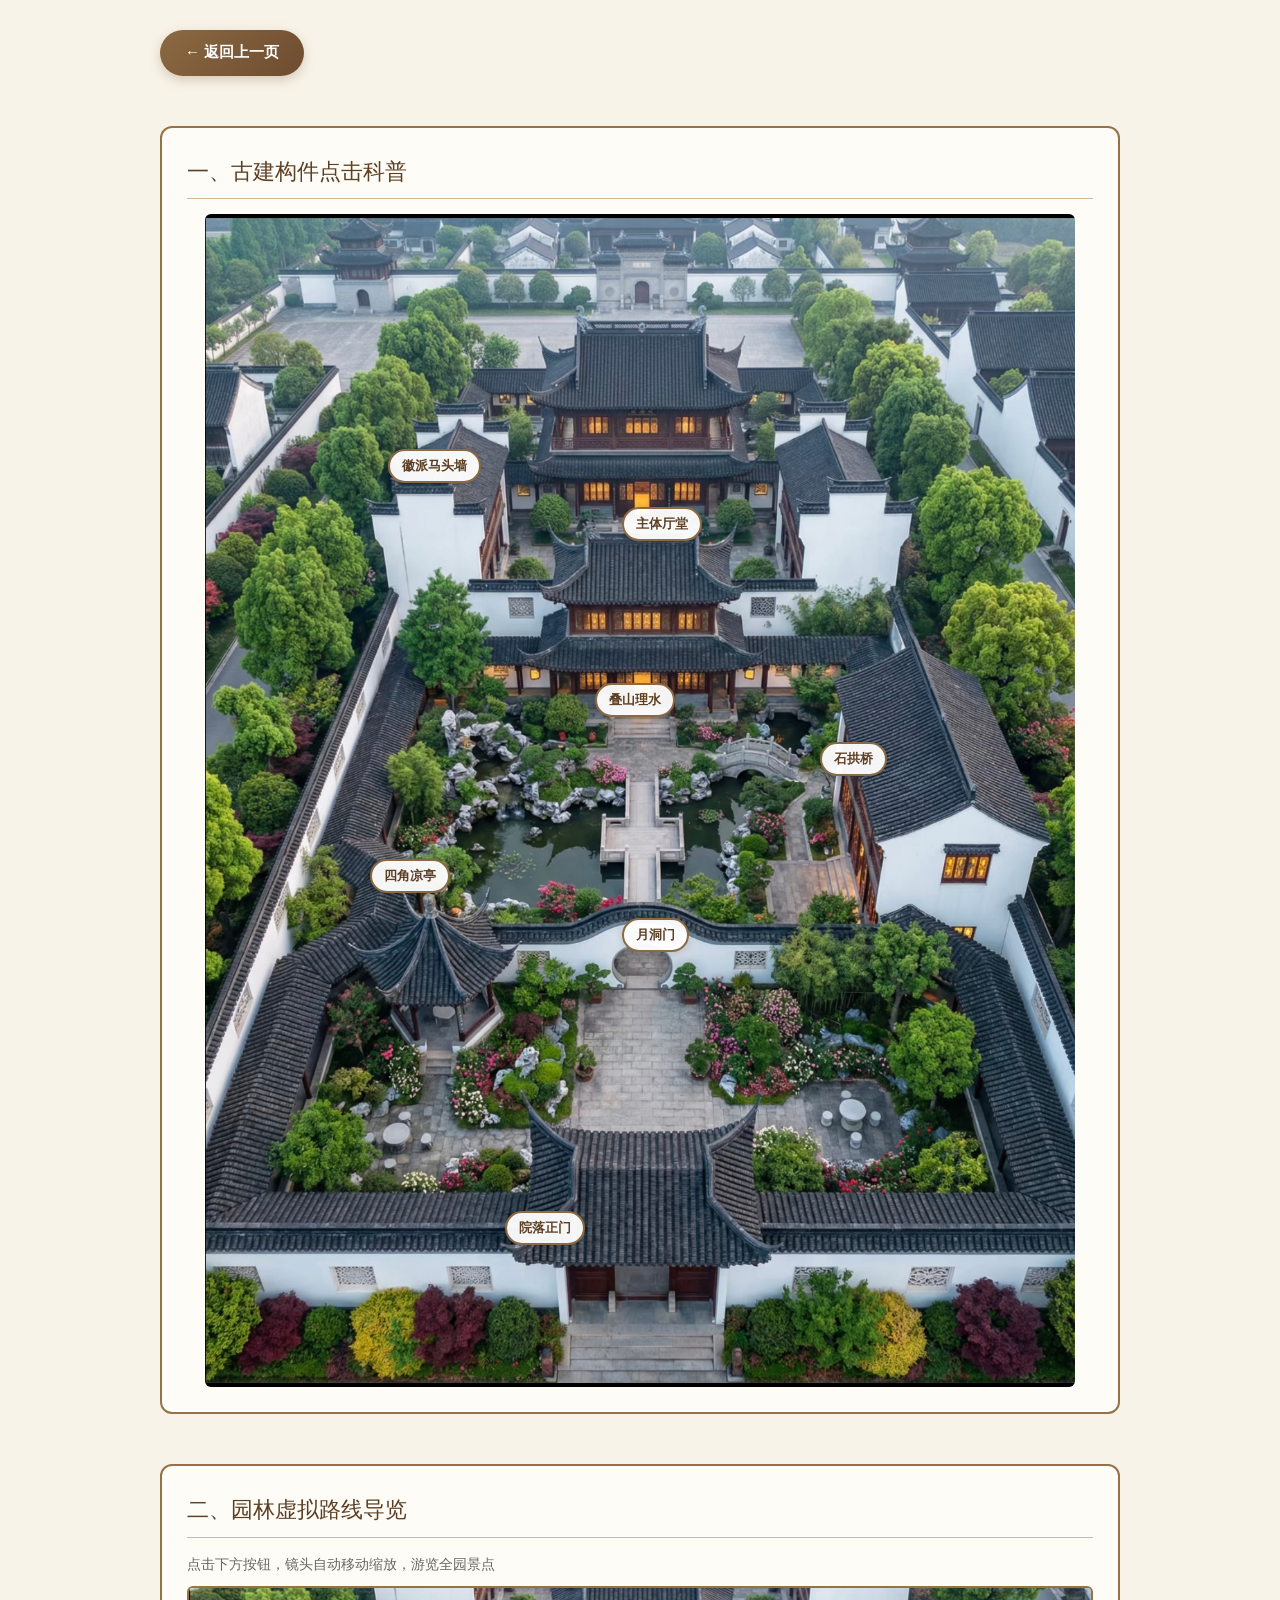
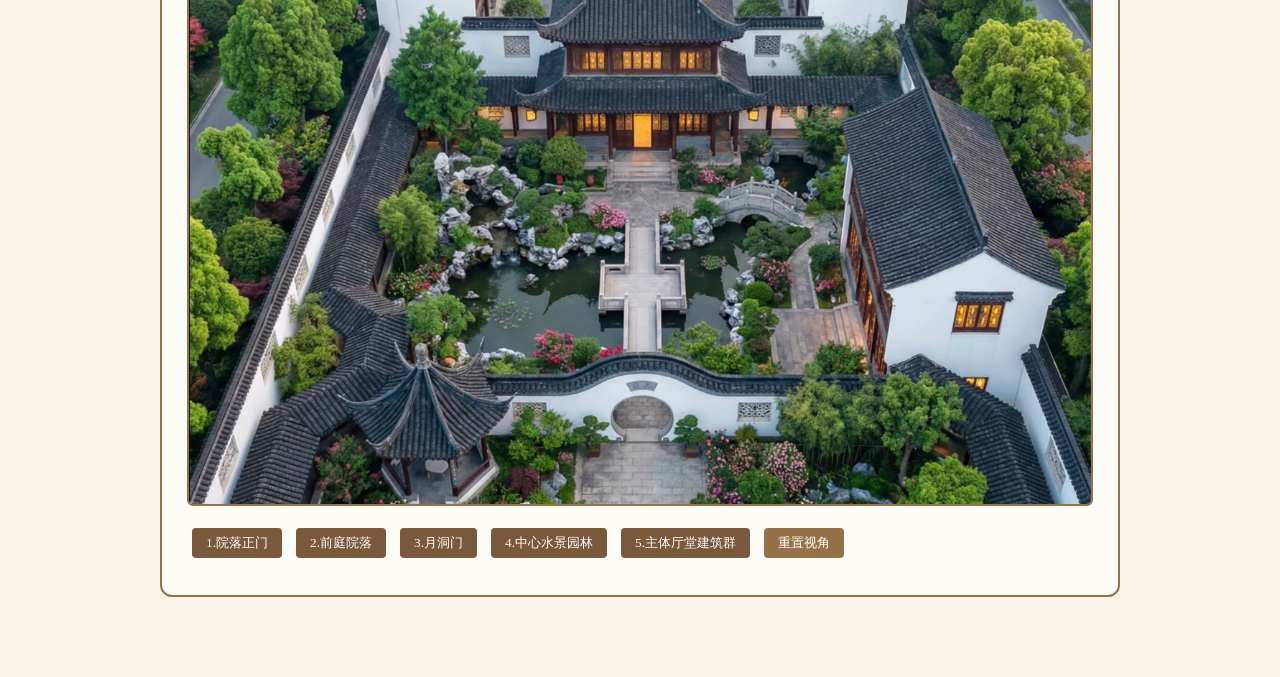
<file: 古建全景导览页.html>
<!DOCTYPE html>
<html lang="zh-CN">
<head>
  <meta charset="UTF-8">
  <meta name="viewport" content="width=device-width, initial-scale=1.0">
  <title>古建筑交互体验馆</title>
  <style>
    *{margin: 0;padding: 0;box-sizing: border-box;font-family: "微软雅黑","宋体",serif;}
    body{background-color: #f8f3e9;color: #4a3520;line-height: 1.7;}
    .container{width: 100%;max-width: 1000px;margin: 0 auto;padding: 30px 20px;}
    .module{margin: 50px 0;padding: 25px;background: rgba(255,253,248,0.9);border: 2px solid #967249;border-radius: 12px;}
    .module-title{font-size: 22px;color: #5c3f22;margin-bottom: 15px;border-bottom: 1px solid #d4b896;padding-bottom: 8px;}

    /* 返回按钮样式 */
    .back-btn-container{margin-bottom: 20px;}
    .back-btn{
      display: inline-flex;align-items: center;gap: 8px;
      padding: 10px 25px;background: linear-gradient(135deg, #8b6942 0%, #6d4c30 100%);
      color: white;text-decoration: none;border-radius: 25px;
      font-size: 15px;font-weight: 600;cursor: pointer;
      transition: all 0.3s ease;box-shadow: 0 4px 12px rgba(139,105,66,0.3);
      border: none;
    }
    .back-btn:hover{transform: translateY(-2px);box-shadow: 0 6px 16px rgba(139,105,66,0.4);}

    /* ========== 模块1：图片点击热区科普 ========== */
    .img-box{position: relative;width: 100%;max-width: 900px;margin: 0 auto;padding: 0 15px;}
    .garden-img{width: 100%;display: block;border-radius: 6px;}
    .info-btn{
      position: absolute;padding: 6px 12px;background: rgba(255,255,255,0.95);
      border: 2px solid #8b6942;border-radius: 20px;color: #5c3f22;
      font-size: 13px;font-weight: bold;cursor: pointer;
      box-shadow: 0 2px 8px rgba(0,0,0,0.15);z-index: 10;
      transition: all 0.3s;
    }
    .info-btn:hover{background: #8b6942;color: #fff;transform: scale(1.05);}
    .popup{
      position: absolute;background: rgba(254,250,242,0.98);
      border: 2px solid #8b6942;border-radius: 8px;padding: 16px;
      width: 280px;box-shadow: 0 8px 25px rgba(0,0,0,0.2);
      display: none;z-index: 20;left: 100%;top: 0;margin-left: 15px;
    }
    .popup h4{color: #553a1f;margin-bottom: 8px;font-size: 15px;border-bottom: 1px solid #d4b896;padding-bottom: 6px;}
    .popup p{font-size: 13px;color: #333;line-height: 1.6;}
    .close{margin-top: 10px;padding: 4px 10px;border: none;background: #8b6942;color: #fff;border-radius: 3px;cursor: pointer;font-size: 12px;}

    /* ========== 模块2：路线漫游导览 ========== */
    .view-box{position: relative;overflow: hidden;border-radius: 6px;border: 2px solid #967249;height: 520px;}
    .view-img{width: 100%;height: 100%;object-fit: cover;transition: all 1.2s ease;}
    .point-btn{margin: 12px 5px;padding: 6px 14px;background: #7a583c;color:#fff;border:none;border-radius: 4px;cursor: pointer;}
    .tip{margin-bottom: 10px;color:#666;font-size:14px;}
    .spot-label{
      position: absolute;bottom: 30px;left: 50%;transform: translateX(-50%);
      background: rgba(139,105,66,0.95);color: #fff;padding: 12px 30px;
      border-radius: 25px;font-size: 18px;font-weight: bold;
      box-shadow: 0 4px 15px rgba(0,0,0,0.3);z-index: 10;
      display: none;animation: fadeIn 0.5s ease;
    }
    @keyframes fadeIn{
      from{opacity: 0;transform: translateX(-50%) translateY(20px);}
      to{opacity: 1;transform: translateX(-50%) translateY(0);}
    }
  </style>
</head>
<body>
<div class="container">
  <!-- 返回按钮 -->
  <div class="back-btn-container">
    <a href="chengjiu.html" class="back-btn">← 返回上一页</a>
  </div>

  <!-- ==================== 模块1：建筑细节点击科普 ==================== -->
  <div class="module">
    <div class="module-title">一、古建构件点击科普</div>
    <div class="img-box">
      <!-- HTML与图片同属frontend文件夹，相对路径完全适配 -->
      <img src="全景图.jpg" alt="中式古建园林全景鸟瞰图" class="garden-img">

      <!-- 图片上的点击按钮 -->
      <button class="info-btn" style="top: 85%; left: 35%;" onclick="showPopup(this, 'door')">院落正门</button>
      <button class="info-btn" style="top: 60%; left: 48%;" onclick="showPopup(this, 'moon')">月洞门</button>
      <button class="info-btn" style="top: 40%; left: 45%;" onclick="showPopup(this, 'water')">叠山理水</button>
      <button class="info-btn" style="top: 25%; left: 48%;" onclick="showPopup(this, 'hall')">主体厅堂</button>
      <button class="info-btn" style="top: 55%; left: 20%;" onclick="showPopup(this, 'pavil')">四角凉亭</button>
      <button class="info-btn" style="top: 20%; left: 22%;" onclick="showPopup(this, 'wall')">徽派马头墙</button>
      <button class="info-btn" style="top: 45%; left: 70%;" onclick="showPopup(this, 'bridge')">石拱桥</button>

      <!-- 所有弹窗古建筑专业科普文案 -->
      <div class="popup" id="door">
        <h4>院落正门</h4>
        <p>中式古建筑严格遵循中轴线对称布局，正门作为院落开端，划分内外空间，兼具礼仪分界与防卫作用，台阶形制对应传统等级规制。</p >
        <button class="close" onclick="closeAll()">关闭</button>
      </div>
      <div class="popup" id="moon">
        <h4>月洞门</h4>
        <p>江南园林经典造景元素，圆月造型寓意圆满吉祥，利用框景手法分隔空间，藏景借景，营造移步换景的古典园林意境。</p >
        <button class="close" onclick="closeAll()">关闭</button>
      </div>
      <div class="popup" id="water">
        <h4>叠山理水</h4>
        <p>古典园林核心营造智慧，遵循"虽由人作，宛自天开"，引水造池、堆叠假山，将自然山水微缩于院落，实现人与自然相融。</p >
        <button class="close" onclick="closeAll()">关闭</button>
      </div>
      <div class="popup" id="hall">
        <h4>抬梁式厅堂</h4>
        <p>采用传统榫卯抬梁木结构，无铁钉承重，坡屋顶快速排水，飞檐翘角兼顾防风防雨与建筑美学，为院落核心主体建筑。</p >
        <button class="close" onclick="closeAll()">关闭</button>
      </div>
      <div class="popup" id="pavil">
        <h4>四角攒尖亭</h4>
        <p>凉亭通透开敞，供游园休憩观景，攒尖屋顶利于快速排水，适配江南多雨气候，是园林重要景观休闲建筑。</p >
        <button class="close" onclick="closeAll()">关闭</button>
      </div>
      <div class="popup" id="wall">
        <h4>徽派马头墙</h4>
        <p>白墙黛瓦为江南古建标志，高出屋面的山墙可防火隔火、防风遮阳，层叠造型兼具实用功能与古典审美。</p >
        <button class="close" onclick="closeAll()">关闭</button>
      </div>
      <div class="popup" id="bridge">
        <h4>园林石拱桥</h4>
        <p>低平曲桥连通水陆，划分水面空间层次，造型简约雅致，贴合园林整体意境，是古典园林标志性景观构件。</p >
        <button class="close" onclick="closeAll()">关闭</button>
      </div>
    </div>
  </div>

  <!-- ==================== 模块2：园林路线导览漫游 ==================== -->
  <div class="module">
    <div class="module-title">二、园林虚拟路线导览</div>
    <p class="tip">点击下方按钮，镜头自动移动缩放，游览全园景点</p >
    <div class="view-box">
      <img src="全景图.jpg" class="view-img" id="viewImg">
      <div class="spot-label" id="spotLabel"></div>
    </div>
    <div style="margin-top:10px">
      <button class="point-btn" onclick="go('door')">1.院落正门</button>
      <button class="point-btn" onclick="go('qian')">2.前庭院落</button>
      <button class="point-btn" onclick="go('moon')">3.月洞门</button>
      <button class="point-btn" onclick="go('water')">4.中心水景园林</button>
      <button class="point-btn" onclick="go('hall')">5.主体厅堂建筑群</button>
      <button class="point-btn" onclick="resetView()" style="background-color: #967249;">重置视角</button>
    </div>
  </div>

</div>

<script>
  // ========== 模块1 弹窗脚本 ==========
  function showPopup(btn, id){
    closeAll();
    const popup = document.getElementById(id);
    popup.style.display = 'block';

    // 将弹窗定位到按钮旁边
    const btnRect = btn.getBoundingClientRect();
    const imgBox = document.querySelector('.img-box');
    const boxRect = imgBox.getBoundingClientRect();

    // 计算弹窗位置(相对于imgBox)
    const popupLeft = btnRect.right - boxRect.left + 10;
    const popupTop = btnRect.top - boxRect.top;

    popup.style.left = popupLeft + 'px';
    popup.style.top = popupTop + 'px';

    // 如果弹窗超出右边界,显示在按钮左侧（考虑padding）
    const contentWidth = boxRect.width - 30; // 减去左右padding
    if(popupLeft + 300 > contentWidth){
      popup.style.left = (btnRect.left - boxRect.left - 295) + 'px';
    }
  }
  function closeAll(){
    document.querySelectorAll('.popup').forEach(p=>p.style.display='none');
  }

  // ========== 模块2 路线漫游缩放脚本 ==========
  const pos = {
    door:{s:1.8,y:80,label:"院落正门"},
    qian:{s:2.0,y:40,label:"前庭院落"},
    moon:{s:2.3,y:0,label:"月洞门"},
    water:{s:2.5,y:-30,label:"中心水景园林"},
    hall:{s:2.1,y:-90,label:"主体厅堂建筑群"}
  };
  function go(name){
    let img = document.getElementById('viewImg');
    let label = document.getElementById('spotLabel');

    img.style.transform = `scale(${pos[name].s}) translateY(${pos[name].y}px)`;

    // 显示景点名称标签
    label.innerText = pos[name].label;
    label.style.display = 'block';
  }
  function resetView(){
    let img = document.getElementById('viewImg');
    let label = document.getElementById('spotLabel');

    img.style.transform = 'scale(1) translateY(0)';
    label.style.display = 'none';
  }
</script>
</body>
</html>
</file>
